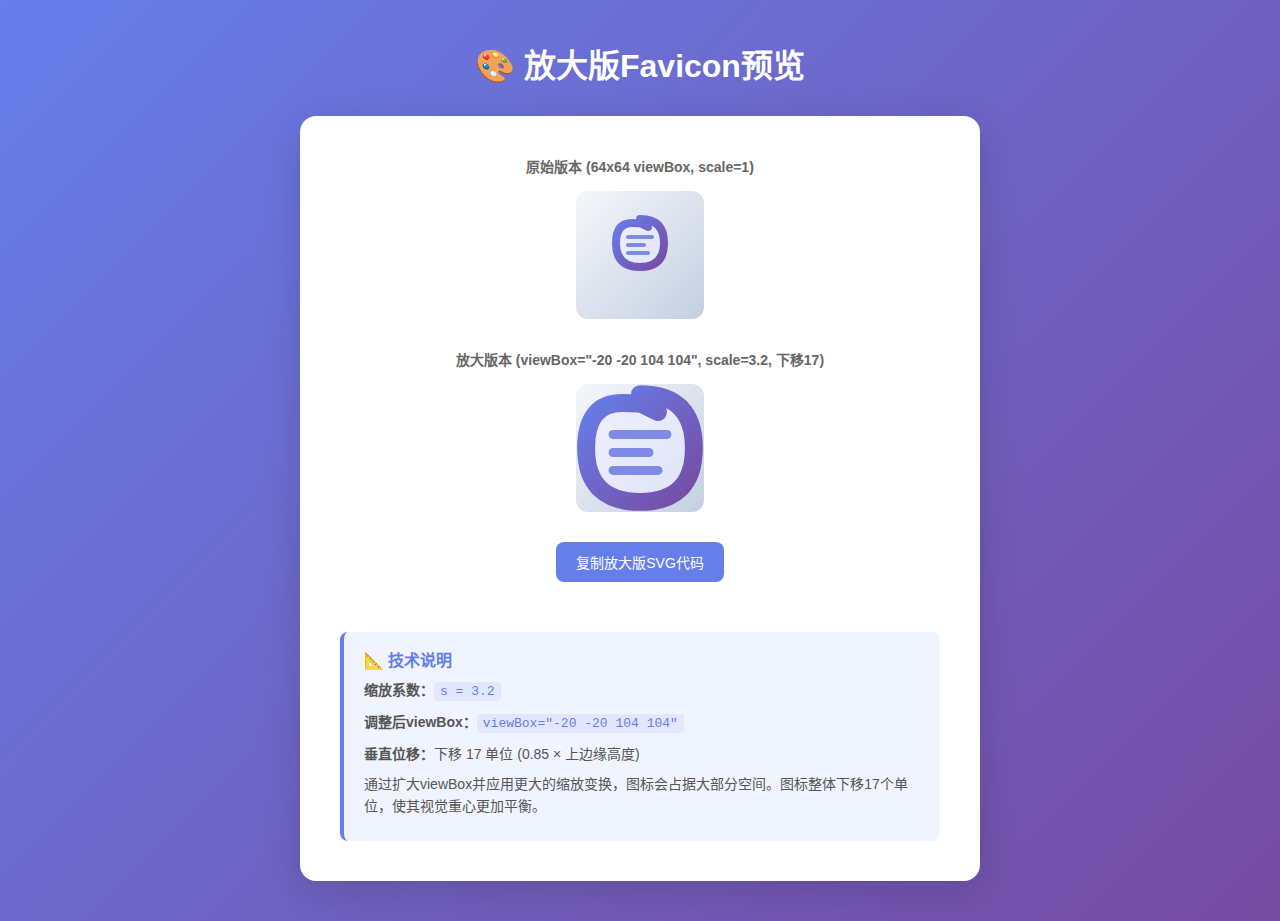
<file: favicon_designs/favicon_enlarged_preview.html>
<!DOCTYPE html>
<html lang="zh-CN">
<head>
    <meta charset="UTF-8">
    <meta name="viewport" content="width=device-width, initial-scale=1.0">
    <title>放大版Favicon预览</title>
    <style>
        * {
            margin: 0;
            padding: 0;
            box-sizing: border-box;
        }

        body {
            font-family: -apple-system, BlinkMacSystemFont, 'Segoe UI', Roboto, sans-serif;
            background: linear-gradient(135deg, #667eea 0%, #764ba2 100%);
            min-height: 100vh;
            padding: 40px 20px;
            display: flex;
            flex-direction: column;
            align-items: center;
            justify-content: center;
        }

        h1 {
            color: white;
            margin-bottom: 30px;
            text-align: center;
        }

        .preview-container {
            background: white;
            border-radius: 16px;
            padding: 40px;
            box-shadow: 0 10px 40px rgba(0,0,0,0.15);
            display: flex;
            flex-direction: column;
            gap: 30px;
            align-items: center;
        }

        .preview-item {
            display: flex;
            flex-direction: column;
            align-items: center;
            gap: 15px;
        }

        .preview-label {
            font-size: 14px;
            color: #666;
            font-weight: 600;
        }

        .icon-display {
            background: linear-gradient(135deg, #f5f7fa 0%, #c3cfe2 100%);
            border-radius: 12px;
            padding: 0;
            display: flex;
            align-items: center;
            justify-content: center;
        }

        .copy-btn {
            background: #667eea;
            color: white;
            border: none;
            padding: 10px 20px;
            border-radius: 8px;
            cursor: pointer;
            font-size: 14px;
            font-weight: 500;
            transition: all 0.2s;
        }

        .copy-btn:hover {
            background: #764ba2;
        }

        .copy-btn.copied {
            background: #10a37f;
        }

        .info-box {
            background: #f0f4ff;
            border-left: 4px solid #667eea;
            padding: 15px 20px;
            border-radius: 8px;
            margin-top: 20px;
            max-width: 600px;
        }

        .info-box h3 {
            color: #667eea;
            margin-bottom: 8px;
            font-size: 16px;
        }

        .info-box p {
            color: #555;
            font-size: 14px;
            line-height: 1.6;
            margin-bottom: 8px;
        }

        code {
            background: rgba(102, 126, 234, 0.1);
            padding: 2px 6px;
            border-radius: 4px;
            font-family: 'Monaco', 'Courier New', monospace;
            font-size: 13px;
            color: #667eea;
        }
    </style>
</head>
<body>
    <h1>🎨 放大版Favicon预览</h1>

    <div class="preview-container">
        <div class="preview-item">
            <div class="preview-label">原始版本 (64x64 viewBox, scale=1)</div>
            <div class="icon-display">
                <svg xmlns="http://www.w3.org/2000/svg" viewBox="0 0 64 64" width="128" height="128">
                    <defs>
                        <linearGradient id="spiralGrad1" x1="0%" y1="0%" x2="100%" y2="100%">
                            <stop offset="0%" stop-color="#667eea"/>
                            <stop offset="100%" stop-color="#764ba2"/>
                        </linearGradient>
                        <linearGradient id="innerFill1" x1="0%" y1="0%" x2="100%" y2="100%">
                            <stop offset="0%" stop-color="#eef0ff" stop-opacity="0.95"/>
                            <stop offset="100%" stop-color="#e5e7f9" stop-opacity="0.8"/>
                        </linearGradient>
                    </defs>
                    <path d="M 32 14 Q 44 14 44 26 Q 44 38 32 38 Q 20 38 20 26 Q 20 16 28 16 Q 36 16 36 18 Q 36 18 32 16 Z"
                          fill="url(#innerFill1)" opacity="0.95"/>
                    <path d="M 32 14 Q 44 14 44 26 Q 44 38 32 38 Q 20 38 20 26 Q 20 16 28 16 Q 36 16 36 18 Q 36 18 32 16"
                          fill="none" stroke="url(#spiralGrad1)" stroke-width="4" stroke-linecap="round" stroke-linejoin="round"/>
                    <line x1="26" y1="23" x2="38" y2="23" stroke="#7a85e4" stroke-width="2" stroke-linecap="round" opacity="0.95"/>
                    <line x1="26" y1="27" x2="34" y2="27" stroke="#7a85e4" stroke-width="2" stroke-linecap="round" opacity="0.95"/>
                    <line x1="26" y1="31" x2="36" y2="31" stroke="#7a85e4" stroke-width="2" stroke-linecap="round" opacity="0.95"/>
                </svg>
            </div>
        </div>

        <div class="preview-item">
            <div class="preview-label">放大版本 (viewBox="-20 -20 104 104", scale=3.2, 下移17)</div>
            <div class="icon-display">
                <svg xmlns="http://www.w3.org/2000/svg" viewBox="0 0 112 112" width="128" height="128">
                <defs>
                    <linearGradient id="spiralGrad2" x1="0%" y1="0%" x2="100%" y2="100%">
                    <stop offset="0%" stop-color="#667eea"/>
                    <stop offset="100%" stop-color="#764ba2"/>
                    </linearGradient>
                    <linearGradient id="innerFill2" x1="0%" y1="0%" x2="100%" y2="100%">
                    <stop offset="0%" stop-color="#eef0ff" stop-opacity="0.95"/>
                    <stop offset="100%" stop-color="#e5e7f9" stop-opacity="0.8"/>
                    </linearGradient>
                </defs>

                <!-- 先平移到[0,0]，再整体留下 m=1 的边距，并按比例缩放到(112-2m) -->
                <!-- m = 1px,  缩放系数 k = (112-2m)/112 = 110/112 = 0.982142857 -->
                <g transform="translate(1,1) scale(0.982142857) translate(24,31)">
                    <g transform="translate(32,49) scale(4) translate(-32,-32)">
                    <path d="M 32 14 Q 44 14 44 26 Q 44 38 32 38 Q 20 38 20 26 Q 20 16 28 16 Q 36 16 36 18 Q 36 18 32 16 Z"
                            fill="url(#innerFill2)" opacity="0.95"/>
                    <path d="M 32 14 Q 44 14 44 26 Q 44 38 32 38 Q 20 38 20 26 Q 20 16 28 16 Q 36 16 36 18 Q 36 18 32 16"
                            fill="none" stroke="url(#spiralGrad2)" stroke-width="4" stroke-linecap="round" stroke-linejoin="round"/>
                    <line x1="26" y1="23" x2="38" y2="23" stroke="#7a85e4" stroke-width="2" stroke-linecap="round" opacity="0.95"/>
                    <line x1="26" y1="27" x2="34" y2="27" stroke="#7a85e4" stroke-width="2" stroke-linecap="round" opacity="0.95"/>
                    <line x1="26" y1="31" x2="36" y2="31" stroke="#7a85e4" stroke-width="2" stroke-linecap="round" opacity="0.95"/>
                    </g>
                </g>
                </svg>

            </div>
        </div>

        <button class="copy-btn" onclick="copySVG()">复制放大版SVG代码</button>

        <div class="info-box">
            <h3>📐 技术说明</h3>
            <p><strong>缩放系数：</strong><code>s = 3.2</code></p>
            <p><strong>调整后viewBox：</strong><code>viewBox="-20 -20 104 104"</code></p>
            <p><strong>垂直位移：</strong>下移 17 单位 (0.85 × 上边缘高度)</p>
            <p>通过扩大viewBox并应用更大的缩放变换，图标会占据大部分空间。图标整体下移17个单位，使其视觉重心更加平衡。</p>
        </div>
    </div>

    <script>
        function copySVG() {
            const svgCode = `<svg xmlns="http://www.w3.org/2000/svg" viewBox="-20 -20 104 104">
  <defs>
    <linearGradient id="spiralGrad" x1="0%" y1="0%" x2="100%" y2="100%">
      <stop offset="0%" stop-color="#667eea"/>
      <stop offset="100%" stop-color="#764ba2"/>
    </linearGradient>
    <linearGradient id="innerFill" x1="0%" y1="0%" x2="100%" y2="100%">
      <stop offset="0%" stop-color="#eef0ff" stop-opacity="0.95"/>
      <stop offset="100%" stop-color="#e5e7f9" stop-opacity="0.8"/>
    </linearGradient>
  </defs>
  <g transform="translate(32,49) scale(3.2) translate(-32,-32)">
    <path d="M 32 14 Q 44 14 44 26 Q 44 38 32 38 Q 20 38 20 26 Q 20 16 28 16 Q 36 16 36 18 Q 36 18 32 16 Z"
          fill="url(#innerFill)" opacity="0.95"/>
    <path d="M 32 14 Q 44 14 44 26 Q 44 38 32 38 Q 20 38 20 26 Q 20 16 28 16 Q 36 16 36 18 Q 36 18 32 16"
          fill="none" stroke="url(#spiralGrad)" stroke-width="4" stroke-linecap="round" stroke-linejoin="round"/>
    <line x1="26" y1="23" x2="38" y2="23" stroke="#7a85e4" stroke-width="2" stroke-linecap="round" opacity="0.95"/>
    <line x1="26" y1="27" x2="34" y2="27" stroke="#7a85e4" stroke-width="2" stroke-linecap="round" opacity="0.95"/>
    <line x1="26" y1="31" x2="36" y2="31" stroke="#7a85e4" stroke-width="2" stroke-linecap="round" opacity="0.95"/>
  </g>
</svg>`;

            navigator.clipboard.writeText(svgCode).then(() => {
                const btn = event.target;
                const originalText = btn.textContent;
                btn.textContent = '已复制 ✓';
                btn.classList.add('copied');
                setTimeout(() => {
                    btn.textContent = originalText;
                    btn.classList.remove('copied');
                }, 2000);
            }).catch(() => {
                alert('复制失败，请手动复制');
            });
        }
    </script>
</body>
</html>
</file>
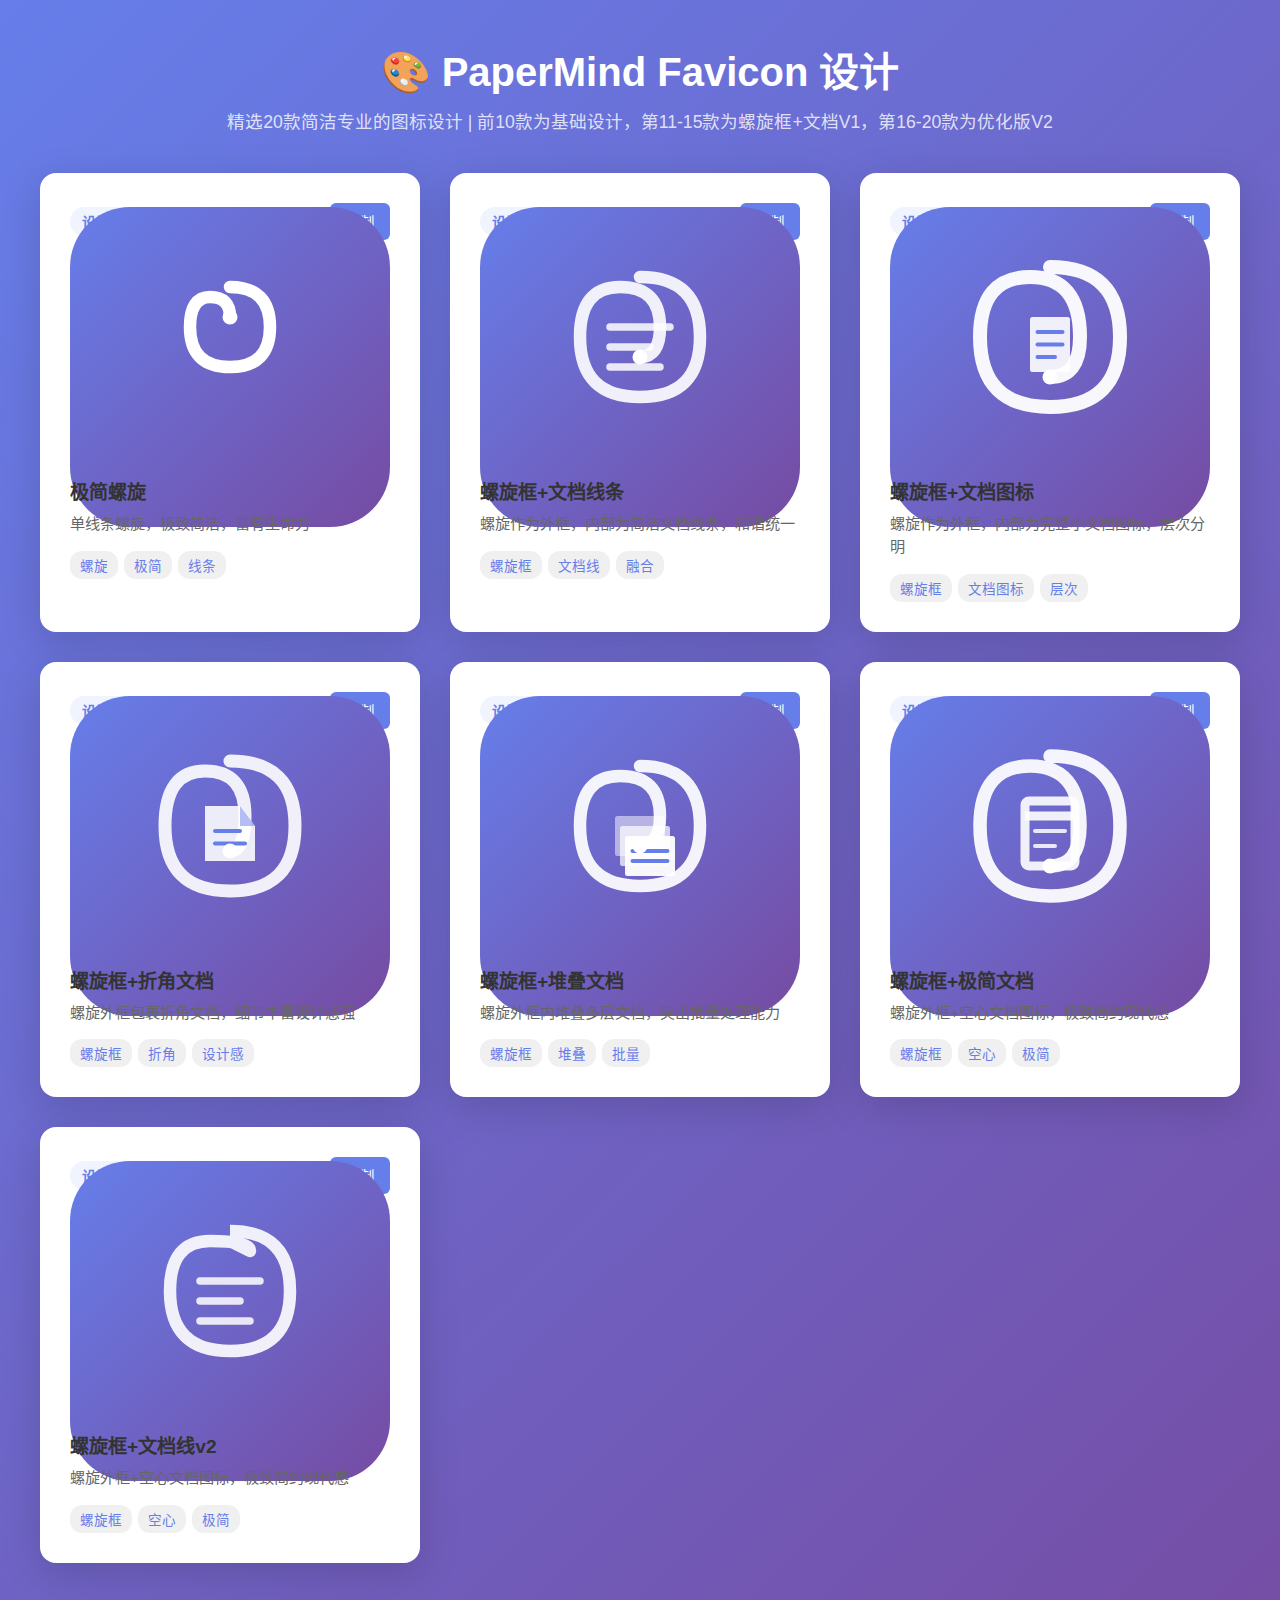
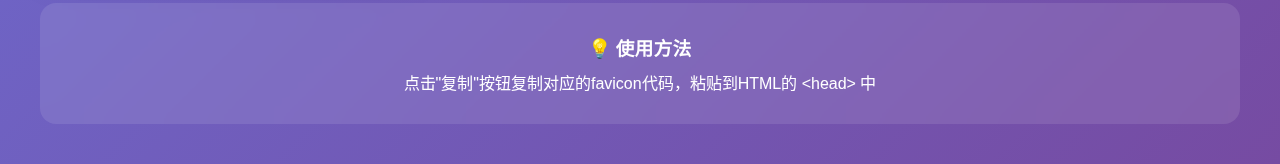
<file: favicon_designs/preview.html>
<!DOCTYPE html>
<html lang="zh-CN">
<head>
    <meta charset="UTF-8">
    <meta name="viewport" content="width=device-width, initial-scale=1.0">
    <title>PaperMind Favicon 设计预览</title>
    <style>
        * {
            margin: 0;
            padding: 0;
            box-sizing: border-box;
        }

        body {
            font-family: -apple-system, BlinkMacSystemFont, 'Segoe UI', Roboto, sans-serif;
            background: linear-gradient(135deg, #667eea 0%, #764ba2 100%);
            min-height: 100vh;
            padding: 40px 20px;
        }

        .container {
            max-width: 1200px;
            margin: 0 auto;
        }

        h1 {
            text-align: center;
            color: white;
            margin-bottom: 10px;
            font-size: 2.5em;
        }

        .subtitle {
            text-align: center;
            color: rgba(255,255,255,0.8);
            margin-bottom: 40px;
            font-size: 1.1em;
        }

        .grid {
            display: grid;
            grid-template-columns: repeat(auto-fit, minmax(300px, 1fr));
            gap: 30px;
            margin-bottom: 40px;
        }

        .card {
            background: white;
            border-radius: 16px;
            padding: 30px;
            box-shadow: 0 10px 40px rgba(0,0,0,0.15);
            transition: all 0.3s ease;
        }

        .card:hover {
            transform: translateY(-8px);
            box-shadow: 0 20px 60px rgba(0,0,0,0.25);
        }

        .card-header {
            display: flex;
            align-items: center;
            justify-content: space-between;
            margin-bottom: 20px;
            border-bottom: 2px solid #f0f0f0;
            padding-bottom: 15px;
        }

        .design-number {
            font-size: 0.9em;
            color: #667eea;
            font-weight: 600;
            background: #f0f4ff;
            padding: 4px 12px;
            border-radius: 20px;
        }

        .copy-btn {
            background: #667eea;
            color: white;
            border: none;
            padding: 8px 16px;
            border-radius: 6px;
            cursor: pointer;
            font-size: 0.9em;
            font-weight: 500;
            transition: all 0.2s;
        }

        .copy-btn:hover {
            background: #764ba2;
        }

        .copy-btn.copied {
            background: #10a37f;
        }

        .preview-area {
            display: flex;
            justify-content: center;
            align-items: center;
            height: 180px;
            background: linear-gradient(135deg, #667eea15 0%, #764ba215 100%);
            border-radius: 12px;
            margin-bottom: 20px;
        }

        .design-name {
            font-size: 1.2em;
            font-weight: 600;
            color: #333;
            margin-bottom: 8px;
        }

        .design-description {
            font-size: 0.95em;
            color: #666;
            line-height: 1.5;
            margin-bottom: 15px;
        }

        .design-elements {
            display: flex;
            flex-wrap: wrap;
            gap: 6px;
        }

        .element-tag {
            background: #f0f0f0;
            color: #667eea;
            padding: 4px 10px;
            border-radius: 12px;
            font-size: 0.85em;
            font-weight: 500;
        }

        .footer {
            background: rgba(255,255,255,0.1);
            border-radius: 16px;
            padding: 30px;
            color: white;
            text-align: center;
            backdrop-filter: blur(10px);
        }

        .footer h3 {
            margin-bottom: 10px;
        }
    </style>
</head>
<body>
    <div class="container">
        <h1>🎨 PaperMind Favicon 设计</h1>
        <p class="subtitle">精选20款简洁专业的图标设计 | 前10款为基础设计，第11-15款为螺旋框+文档V1，第16-20款为优化版V2</p>

        <div class="grid" id="designGrid"></div>

        <div class="footer">
            <h3>💡 使用方法</h3>
            <p>点击"复制"按钮复制对应的favicon代码，粘贴到HTML的 &lt;head&gt; 中</p>
        </div>
    </div>

    <script>
        const designs = [
            {
                name: "极简螺旋",
                description: "单线条螺旋，极致简洁，富有生命力",
                elements: ["螺旋", "极简", "线条"],
                svg: '<svg xmlns="http://www.w3.org/2000/svg" viewBox="0 0 64 64"><defs><linearGradient id="grad10" x1="0%" y1="0%" x2="100%" y2="100%"><stop offset="0%" stop-color="#667eea"/><stop offset="100%" stop-color="#764ba2"/></linearGradient></defs><rect width="64" height="64" rx="12" fill="url(#grad10)"/><path d="M 32 16 Q 40 16 40 24 Q 40 32 32 32 Q 24 32 24 24 Q 24 18 28 18 Q 32 18 32 22" fill="none" stroke="white" stroke-width="2.5" stroke-linecap="round" stroke-linejoin="round"/><circle cx="32" cy="22" r="1.5" fill="white"/></svg>'
            },
            {
                name: "螺旋框+文档线条",
                description: "螺旋作为外框，内部为简洁文档线条，和谐统一",
                elements: ["螺旋框", "文档线", "融合"],
                svg: '<svg xmlns="http://www.w3.org/2000/svg" viewBox="0 0 64 64"><defs><linearGradient id="grad11" x1="0%" y1="0%" x2="100%" y2="100%"><stop offset="0%" stop-color="#667eea"/><stop offset="100%" stop-color="#764ba2"/></linearGradient></defs><rect width="64" height="64" rx="12" fill="url(#grad11)"/><path d="M 32 14 Q 44 14 44 26 Q 44 38 32 38 Q 20 38 20 26 Q 20 16 28 16 Q 36 16 36 24 Q 36 30 32 30" fill="none" stroke="white" stroke-width="2.5" stroke-linecap="round" stroke-linejoin="round" opacity="0.9"/><line x1="26" y1="24" x2="38" y2="24" stroke="white" stroke-width="1.5" stroke-linecap="round" opacity="0.85"/><line x1="26" y1="28" x2="34" y2="28" stroke="white" stroke-width="1.5" stroke-linecap="round" opacity="0.85"/><line x1="26" y1="32" x2="36" y2="32" stroke="white" stroke-width="1.5" stroke-linecap="round" opacity="0.85"/><circle cx="32" cy="30" r="1.5" fill="white"/></svg>'
            },
            {
                name: "螺旋框+文档图标",
                description: "螺旋作为外框，内部为完整小文档图标，层次分明",
                elements: ["螺旋框", "文档图标", "层次"],
                svg: '<svg xmlns="http://www.w3.org/2000/svg" viewBox="0 0 64 64"><defs><linearGradient id="grad12" x1="0%" y1="0%" x2="100%" y2="100%"><stop offset="0%" stop-color="#667eea"/><stop offset="100%" stop-color="#764ba2"/></linearGradient></defs><rect width="64" height="64" rx="12" fill="url(#grad12)"/><path d="M 32 12 Q 46 12 46 26 Q 46 40 32 40 Q 18 40 18 26 Q 18 14 28 14 Q 38 14 38 26 Q 38 34 32 34" fill="none" stroke="white" stroke-width="2.8" stroke-linecap="round" stroke-linejoin="round" opacity="0.95"/><rect x="28" y="22" width="8" height="11" rx="0.5" fill="white" opacity="0.9"/><line x1="29.5" y1="25" x2="34.5" y2="25" stroke="#667eea" stroke-width="0.8" stroke-linecap="round"/><line x1="29.5" y1="27.5" x2="34.5" y2="27.5" stroke="#667eea" stroke-width="0.8" stroke-linecap="round"/><line x1="29.5" y1="30" x2="33" y2="30" stroke="#667eea" stroke-width="0.8" stroke-linecap="round"/><circle cx="32" cy="34" r="1.5" fill="white"/></svg>'
            },
            {
                name: "螺旋框+折角文档",
                description: "螺旋外框包裹折角文档，细节丰富设计感强",
                elements: ["螺旋框", "折角", "设计感"],
                svg: '<svg xmlns="http://www.w3.org/2000/svg" viewBox="0 0 64 64"><defs><linearGradient id="grad13" x1="0%" y1="0%" x2="100%" y2="100%"><stop offset="0%" stop-color="#667eea"/><stop offset="100%" stop-color="#764ba2"/></linearGradient></defs><rect width="64" height="64" rx="12" fill="url(#grad13)"/><path d="M 32 13 Q 45 13 45 26 Q 45 39 32 39 Q 19 39 19 26 Q 19 15 27 15 Q 35 15 35 24 Q 35 31 32 31" fill="none" stroke="white" stroke-width="2.6" stroke-linecap="round" stroke-linejoin="round" opacity="0.9"/><path d="M 27 22 L 27 33 L 37 33 L 37 26 L 34 22 Z" fill="white" opacity="0.88"/><path d="M 34 22 L 34 26 L 37 26 Z" fill="#667eea" opacity="0.5"/><line x1="29" y1="27" x2="34" y2="27" stroke="#667eea" stroke-width="0.8" stroke-linecap="round"/><line x1="29" y1="29.5" x2="35" y2="29.5" stroke="#667eea" stroke-width="0.8" stroke-linecap="round"/><circle cx="32" cy="31" r="1.5" fill="white"/></svg>'
            },
            {
                name: "螺旋框+堆叠文档",
                description: "螺旋外框内堆叠多层文档，突出批量处理能力",
                elements: ["螺旋框", "堆叠", "批量"],
                svg: '<svg xmlns="http://www.w3.org/2000/svg" viewBox="0 0 64 64"><defs><linearGradient id="grad14" x1="0%" y1="0%" x2="100%" y2="100%"><stop offset="0%" stop-color="#667eea"/><stop offset="100%" stop-color="#764ba2"/></linearGradient></defs><rect width="64" height="64" rx="12" fill="url(#grad14)"/><path d="M 32 14 Q 44 14 44 26 Q 44 38 32 38 Q 20 38 20 26 Q 20 16 28 16 Q 36 16 36 24 Q 36 30 32 30" fill="none" stroke="white" stroke-width="2.5" stroke-linecap="round" stroke-linejoin="round" opacity="0.92"/><rect x="27" y="24" width="10" height="8" rx="0.5" fill="white" opacity="0.5"/><rect x="28" y="26" width="10" height="8" rx="0.5" fill="white" opacity="0.7"/><rect x="29" y="28" width="10" height="8" rx="0.5" fill="white" opacity="0.95"/><line x1="30.5" y1="31" x2="37.5" y2="31" stroke="#667eea" stroke-width="0.8" stroke-linecap="round"/><line x1="30.5" y1="33" x2="37.5" y2="33" stroke="#667eea" stroke-width="0.8" stroke-linecap="round"/><circle cx="32" cy="30" r="1.5" fill="white"/></svg>'
            },
            {
                name: "螺旋框+极简文档",
                description: "螺旋外框+空心文档图标，极致简约现代感",
                elements: ["螺旋框", "空心", "极简"],
                svg: '<svg xmlns="http://www.w3.org/2000/svg" viewBox="0 0 64 64"><defs><linearGradient id="grad15" x1="0%" y1="0%" x2="100%" y2="100%"><stop offset="0%" stop-color="#667eea"/><stop offset="100%" stop-color="#764ba2"/></linearGradient></defs><rect width="64" height="64" rx="12" fill="url(#grad15)"/><path d="M 32 12 Q 46 12 46 26 Q 46 40 32 40 Q 18 40 18 26 Q 18 14 28 14 Q 38 14 38 26 Q 38 34 32 34" fill="none" stroke="white" stroke-width="2.7" stroke-linecap="round" stroke-linejoin="round" opacity="0.93"/><rect x="27" y="21" width="10" height="13" rx="0.8" fill="none" stroke="white" stroke-width="1.8" opacity="0.9"/><line x1="27" y1="24" x2="37" y2="24" stroke="white" stroke-width="1.8" opacity="0.9"/><line x1="29" y1="27" x2="35" y2="27" stroke="white" stroke-width="0.8" stroke-linecap="round" opacity="0.85"/><line x1="29" y1="30" x2="33" y2="30" stroke="white" stroke-width="0.8" stroke-linecap="round" opacity="0.85"/><circle cx="32" cy="34" r="1.5" fill="white"/></svg>'
            },
            {
                name: "螺旋框+文档线v2",
                description: "螺旋外框+空心文档图标，极致简约现代感",
                elements: ["螺旋框", "空心", "极简"],
                svg: `<svg xmlns="http://www.w3.org/2000/svg" viewBox="0 0 64 64">
                <defs>
                    <linearGradient id="grad11" x1="0%" y1="0%" x2="100%" y2="100%">
                    <stop offset="0%" stop-color="#667eea"/>
                    <stop offset="100%" stop-color="#764ba2"/>
                    </linearGradient>
                </defs>
                <rect width="64" height="64" rx="12" fill="url(#grad11)"/>
                <path d="M 32 14
                        Q 44 14 44 26
                        Q 44 38 32 38
                        Q 20 38 20 26
                        Q 20 16 28 16
                        Q 36 16 36 18
                        Q 36 18 32 16"
                        fill="none"
                        stroke="white"
                        stroke-width="2.5"
                        stroke-linecap="butt"
                        stroke-linejoin="round"
                        opacity="0.9"/>
                <line x1="26" y1="24" x2="38" y2="24" stroke="white" stroke-width="1.5" stroke-linecap="round" opacity="0.85"/>
                <line x1="26" y1="28" x2="34" y2="28" stroke="white" stroke-width="1.5" stroke-linecap="round" opacity="0.85"/>
                <line x1="26" y1="32" x2="36" y2="32" stroke="white" stroke-width="1.5" stroke-linecap="round" opacity="0.85"/>
                </svg>`
            }


        ];

        function copyToClipboard(button, index) {
            const design = designs[index];
            const encoded = btoa(unescape(encodeURIComponent(design.svg)));
            const dataUri = `data:image/svg+xml;base64,${encoded}`;
            const htmlCode = `<link rel="icon" href="${dataUri}">`;

            navigator.clipboard.writeText(htmlCode).then(() => {
                button.textContent = '已复制 ✓';
                button.classList.add('copied');
                setTimeout(() => {
                    button.textContent = '复制';
                    button.classList.remove('copied');
                }, 2000);
            }).catch(() => {
                alert('复制失败');
            });
        }

        function renderDesigns() {
            const grid = document.getElementById('designGrid');

            designs.forEach((design, i) => {
                const card = document.createElement('div');
                card.className = 'card';

                const elementsHtml = design.elements.map(el =>
                    `<span class="element-tag">${el}</span>`
                ).join('');

                card.innerHTML = `
                    <div class="card-header">
                        <span class="design-number">设计 ${String(i+1).padStart(2, '0')}</span>
                        <button class="copy-btn" onclick="copyToClipboard(this, ${i})">复制</button>
                    </div>
                    <div class="preview-area">
                        ${design.svg}
                    </div>
                    <div class="design-name">${design.name}</div>
                    <div class="design-description">${design.description}</div>
                    <div class="design-elements">${elementsHtml}</div>
                `;

                grid.appendChild(card);
            });
        }

        renderDesigns();
    </script>
</body>
</html>
</file>
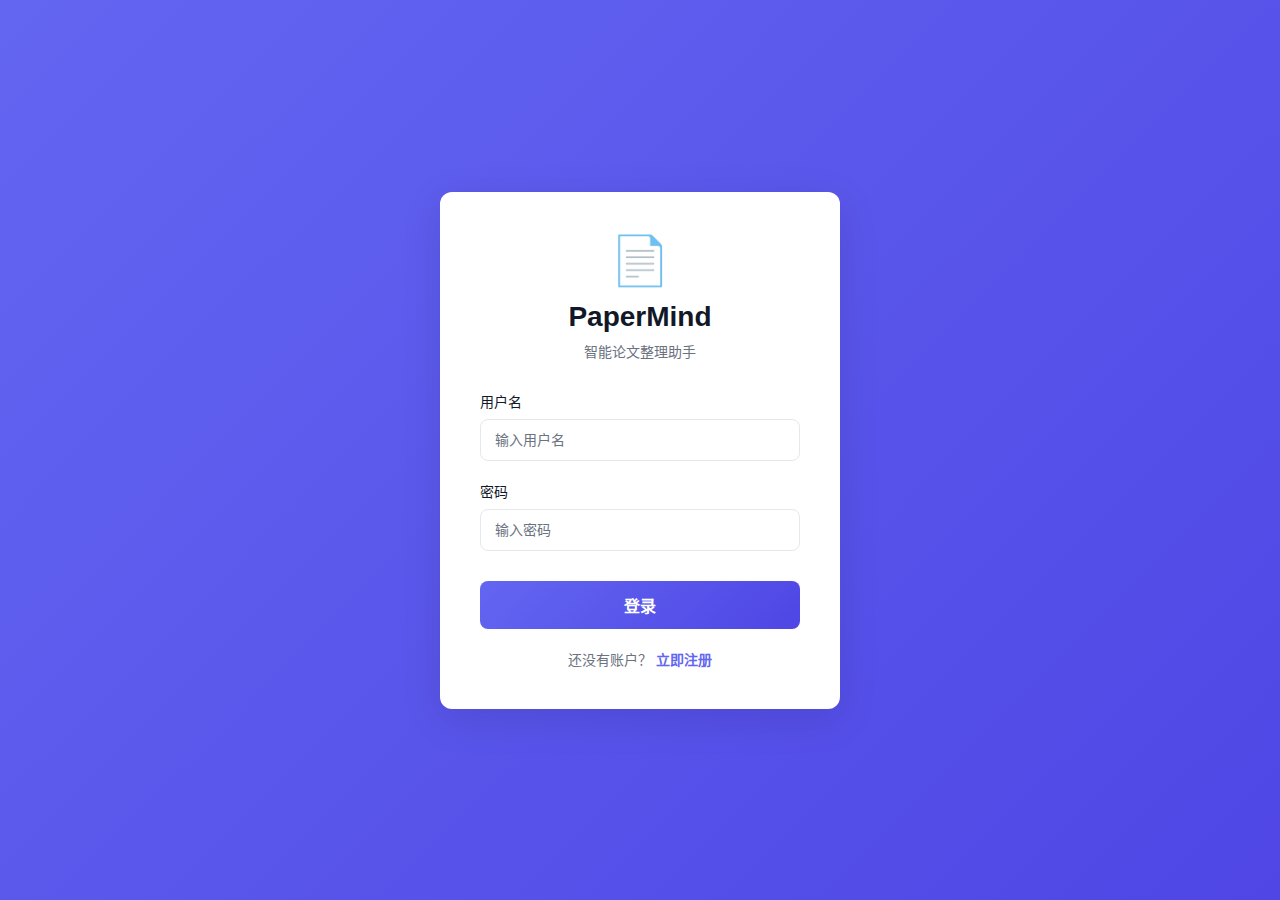
<file: web/login.html>
<!DOCTYPE html>
<html lang="zh-CN">
<head>
    <meta charset="UTF-8">
    <meta name="viewport" content="width=device-width, initial-scale=1.0">
    <title>登录 - PaperMind</title>
    <link rel="stylesheet" href="style.css">
    <link rel="icon" href="data:image/svg+xml,<svg xmlns='http://www.w3.org/2000/svg' viewBox='0 0 32 32'><defs><linearGradient id='grad' x1='0%' y1='0%' x2='100%' y2='100%'><stop offset='0%' style='stop-color:%236366f1;stop-opacity:1' /><stop offset='100%' style='stop-color:%238b5cf6;stop-opacity:1' /></linearGradient></defs><rect width='32' height='32' rx='8' fill='url(%23grad)'/><path d='M7 5c-1.1 0-2 .9-2 2v18c0 1.1.9 2 2 2h18c1.1 0 2-.9 2-2V7c0-1.1-.9-2-2-2H7zm2 3h14v2H9V8zm0 4h14v2H9v-2zm0 4h10v2H9v-2z' fill='white' opacity='0.95'/><path d='M24 9c0-.55.45-1 1-1s1 .45 1 1-0.45 1-1 1-1-.45-1-1z' fill='%23fbbf24' opacity='0.9'/></svg>">
    <style>
        .login-container {
            display: flex;
            justify-content: center;
            align-items: center;
            min-height: 100vh;
            background: linear-gradient(135deg, var(--primary-color), var(--primary-dark));
        }

        .login-box {
            background: white;
            border-radius: 12px;
            padding: 40px;
            width: 100%;
            max-width: 400px;
            box-shadow: 0 10px 40px rgba(0, 0, 0, 0.1);
        }

        .login-header {
            text-align: center;
            margin-bottom: 30px;
        }

        .login-header h1 {
            font-size: 28px;
            color: var(--text-primary);
            margin-bottom: 8px;
        }

        .login-header p {
            color: var(--text-secondary);
            font-size: 14px;
        }

        .form-group {
            margin-bottom: 20px;
        }

        .form-group label {
            display: block;
            margin-bottom: 8px;
            color: var(--text-primary);
            font-weight: 500;
            font-size: 14px;
        }

        .form-group input {
            width: 100%;
            padding: 12px 14px;
            border: 1px solid var(--border-color);
            border-radius: 8px;
            font-size: 14px;
            transition: all 0.3s;
            font-family: inherit;
        }

        .form-group input:focus {
            outline: none;
            border-color: var(--primary-color);
            box-shadow: 0 0 0 3px rgba(102, 126, 234, 0.1);
        }

        .form-group input::placeholder {
            color: var(--text-secondary);
        }

        .submit-btn {
            width: 100%;
            padding: 12px 14px;
            background: linear-gradient(135deg, var(--primary-color), var(--primary-dark));
            color: white;
            border: none;
            border-radius: 8px;
            font-size: 16px;
            font-weight: 600;
            cursor: pointer;
            transition: all 0.3s;
            margin-top: 10px;
        }

        .submit-btn:hover {
            transform: translateY(-2px);
            box-shadow: 0 4px 12px rgba(102, 126, 234, 0.3);
        }

        .submit-btn:disabled {
            opacity: 0.6;
            cursor: not-allowed;
            transform: none;
        }

        .toggle-form {
            text-align: center;
            margin-top: 20px;
            color: var(--text-secondary);
            font-size: 14px;
        }

        .toggle-form a {
            color: var(--primary-color);
            text-decoration: none;
            cursor: pointer;
            font-weight: 600;
        }

        .toggle-form a:hover {
            text-decoration: underline;
        }

        .error-message {
            color: #f44336;
            font-size: 13px;
            margin-top: 8px;
            padding: 10px;
            background: #ffebee;
            border-radius: 6px;
            display: none;
        }

        .error-message.show {
            display: block;
        }

        .success-message {
            color: #10a37f;
            font-size: 13px;
            margin-top: 8px;
            padding: 10px;
            background: #eafff5;
            border-radius: 6px;
            display: none;
        }

        .success-message.show {
            display: block;
        }

        .loading {
            display: inline-block;
            width: 16px;
            height: 16px;
            border: 2px solid rgba(255, 255, 255, 0.3);
            border-top-color: white;
            border-radius: 50%;
            animation: spin 0.6s linear infinite;
        }

        @keyframes spin {
            to { transform: rotate(360deg); }
        }

        .hidden {
            display: none;
        }
    </style>
</head>
<body>
    <div class="login-container">
        <div class="login-box">
            <div class="login-header">
                <div style="font-size: 48px; margin-bottom: 12px;">📄</div>
                <h1>PaperMind</h1>
                <p>智能论文整理助手</p>
            </div>

            <!-- 登录表单 -->
            <form id="loginForm">
                <div class="form-group">
                    <label for="loginUsername">用户名</label>
                    <input type="text" id="loginUsername" placeholder="输入用户名" required>
                </div>
                <div class="form-group">
                    <label for="loginPassword">密码</label>
                    <input type="password" id="loginPassword" placeholder="输入密码" required>
                </div>
                <button type="submit" class="submit-btn" id="loginBtn">登录</button>
                <div class="error-message" id="loginError"></div>
            </form>

            <!-- 注册表单 -->
            <form id="registerForm" class="hidden">
                <div class="form-group">
                    <label for="registerUsername">用户名</label>
                    <input type="text" id="registerUsername" placeholder="3-20位字母数字" required>
                    <small style="color: var(--text-secondary); font-size: 12px; margin-top: 4px; display: block;">3-20位，只能包含字母和数字</small>
                </div>
                <div class="form-group">
                    <label for="registerPassword">密码</label>
                    <input type="password" id="registerPassword" placeholder="至少6位" required>
                    <small style="color: var(--text-secondary); font-size: 12px; margin-top: 4px; display: block;">至少6位</small>
                </div>
                <div class="form-group">
                    <label for="registerPasswordConfirm">确认密码</label>
                    <input type="password" id="registerPasswordConfirm" placeholder="再次输入密码" required>
                </div>
                <button type="submit" class="submit-btn" id="registerBtn">注册</button>
                <div class="error-message" id="registerError"></div>
                <div class="success-message" id="registerSuccess"></div>
            </form>

            <div class="toggle-form">
                <span id="toggleText">还没有账户？</span>
                <a id="toggleLink">立即注册</a>
            </div>
        </div>
    </div>

    <script src="login.js"></script>
</body>
</html>
</file>
<file: web/style.css>
/* 全局样式 */
* {
    margin: 0;
    padding: 0;
    box-sizing: border-box;
}

:root {
    --primary-color: #6366f1;
    --primary-dark: #4f46e5;
    --primary-light: #818cf8;
    --accent-color: #8b5cf6;
    --bg-main: #fafafa;
    --bg-secondary: #f5f5f7;
    --bg-sidebar: #1f2937;
    --text-primary: #111827;
    --text-secondary: #6b7280;
    --text-light: #f9fafb;
    --border-color: #e5e7eb;
    --message-user-bg: #f3f4f6;
    --message-ai-bg: #ffffff;
    --shadow-sm: 0 1px 2px 0 rgba(0, 0, 0, 0.05);
    --shadow-md: 0 4px 6px -1px rgba(0, 0, 0, 0.1);
    --shadow-lg: 0 10px 15px -3px rgba(0, 0, 0, 0.1);
}

body {
    font-family: -apple-system, BlinkMacSystemFont, "Segoe UI", Roboto, "Helvetica Neue", Arial, sans-serif;
    background: var(--bg-main);
    color: var(--text-primary);
    height: 100vh;
    overflow: hidden;
}

.chat-container {
    display: flex;
    height: 100vh;
}

/* Sidebar */
.sidebar {
    width: 280px;
    background: var(--bg-sidebar);
    display: flex;
    flex-direction: column;
    border-right: 1px solid rgba(255, 255, 255, 0.05);
    box-shadow: var(--shadow-lg);
}

.sidebar-header {
    padding: 12px;
}

.new-chat-btn {
    width: 100%;
    padding: 12px 16px;
    background: linear-gradient(135deg, var(--primary-color), var(--accent-color));
    border: none;
    border-radius: 10px;
    color: white;
    font-size: 14px;
    font-weight: 600;
    cursor: pointer;
    display: flex;
    align-items: center;
    justify-content: center;
    gap: 8px;
    transition: all 0.3s cubic-bezier(0.4, 0, 0.2, 1);
    box-shadow: 0 2px 8px rgba(99, 102, 241, 0.3);
}

.new-chat-btn:hover {
    transform: translateY(-2px);
    box-shadow: 0 4px 12px rgba(99, 102, 241, 0.4);
}

.chat-history {
    flex: 1;
    overflow-y: auto;
    padding: 8px;
}

/* Conversation List Item */
.chat-history-item {
    display: flex;
    align-items: center;
    justify-content: space-between;
    padding: 12px;
    margin-bottom: 4px;
    border-radius: 8px;
    color: var(--text-light);
    cursor: pointer;
    transition: all 0.2s;
    position: relative;
}

.chat-history-item-content {
    flex: 1;
    overflow: hidden;
}

.chat-history-item-title {
    font-size: 14px;
    font-weight: 500;
    color: var(--text-light);
    white-space: nowrap;
    overflow: hidden;
    text-overflow: ellipsis;
    margin-bottom: 4px;
}

.chat-history-item-title-input {
    width: 100%;
    padding: 4px 8px;
    font-size: 14px;
    font-weight: 500;
    color: var(--text-primary);
    background: rgba(255, 255, 255, 0.95);
    border: 2px solid var(--primary-color);
    border-radius: 6px;
    outline: none;
    margin-bottom: 4px;
    font-family: inherit;
    transition: all 0.2s ease;
    box-shadow: 0 2px 8px rgba(99, 102, 241, 0.2);
}

.chat-history-item-title-input:focus {
    box-shadow: 0 4px 12px rgba(99, 102, 241, 0.3);
}

.chat-history-item-time {
    font-size: 12px;
    color: rgba(255, 255, 255, 0.5);
}

.chat-history-item-actions {
    display: flex;
    gap: 6px;
    flex-shrink: 0;
    opacity: 0;
    transition: opacity 0.2s ease;
}

.chat-history-item:hover .chat-history-item-actions {
    opacity: 1;
}

.chat-history-item-edit,
.chat-history-item-delete {
    width: 28px;
    height: 28px;
    padding: 0;
    border: none;
    border-radius: 6px;
    cursor: pointer;
    transition: all 0.25s cubic-bezier(0.4, 0, 0.2, 1);
    display: flex;
    align-items: center;
    justify-content: center;
    background: rgba(255, 255, 255, 0.1);
    backdrop-filter: blur(10px);
}

.chat-history-item-edit svg,
.chat-history-item-delete svg {
    transition: all 0.25s cubic-bezier(0.4, 0, 0.2, 1);
}

.chat-history-item-edit {
    color: rgba(99, 102, 241, 0.9);
}

.chat-history-item-edit:hover {
    background: rgba(99, 102, 241, 0.15);
    color: #6366f1;
    transform: translateY(-2px);
    box-shadow: 0 4px 8px rgba(99, 102, 241, 0.2);
}

.chat-history-item-edit:hover svg {
    transform: rotate(-5deg) scale(1.1);
}

.chat-history-item-edit:active {
    transform: translateY(0);
    box-shadow: none;
}

.chat-history-item-delete {
    color: rgba(255, 59, 48, 0.9);
}

.chat-history-item-delete:hover {
    background: rgba(255, 59, 48, 0.15);
    color: #ff3b30;
    transform: translateY(-2px);
    box-shadow: 0 4px 8px rgba(255, 59, 48, 0.25);
}

.chat-history-item-delete:hover svg {
    transform: scale(1.15);
}

.chat-history-item-delete:active {
    transform: translateY(0);
    box-shadow: none;
}

.chat-history-item:hover {
    background: rgba(255, 255, 255, 0.1);
}

.chat-history-item.active {
    background: rgba(255, 255, 255, 0.15);
    border-left: 3px solid var(--primary-color);
}

.chat-history-empty {
    padding: 20px;
    text-align: center;
    color: rgba(255, 255, 255, 0.5);
    font-size: 13px;
}

.sidebar-footer {
    padding: 12px;
    border-top: 1px solid rgba(255, 255, 255, 0.1);
}

.settings-link {
    display: flex;
    align-items: center;
    gap: 8px;
    padding: 10px 12px;
    color: var(--text-light);
    text-decoration: none;
    font-size: 14px;
    border-radius: 8px;
    transition: all 0.3s;
    margin-bottom: 8px;
}

.settings-link:hover {
    background: rgba(255, 255, 255, 0.1);
    color: white;
}

.model-info {
    display: flex;
    align-items: center;
    gap: 8px;
    padding: 8px;
    color: var(--text-light);
    font-size: 13px;
}

/* Main Chat Area */
.main-chat {
    flex: 1;
    display: flex;
    flex-direction: column;
    background: var(--bg-main);
}

.chat-header {
    padding: 16px 24px;
    border-bottom: 1px solid var(--border-color);
    background: white;
    display: flex;
    justify-content: space-between;
    align-items: center;
    box-shadow: var(--shadow-sm);
    position: sticky;
    top: 0;
    z-index: 10;
}

.logo {
    display: flex;
    align-items: center;
    gap: 12px;
}

.logo h1 {
    font-size: 18px;
    font-weight: 600;
    color: var(--text-primary);
}

/* User Section */
.user-section {
    display: flex;
    align-items: center;
    gap: 16px;
    margin-left: auto;
}

.username-display {
    font-size: 14px;
    font-weight: 600;
    color: var(--text-primary);
    padding: 8px 16px;
    background: var(--bg-secondary);
    border-radius: 20px;
    display: flex;
    align-items: center;
    gap: 8px;
    box-shadow: var(--shadow-sm);
}

.username-display::before {
    content: '👤';
    font-size: 16px;
}

.logout-button {
    padding: 8px 20px;
    font-size: 14px;
    font-weight: 600;
    color: white;
    background: linear-gradient(135deg, var(--primary-color), var(--accent-color));
    border: none;
    border-radius: 20px;
    cursor: pointer;
    transition: all 0.3s cubic-bezier(0.4, 0, 0.2, 1);
    box-shadow: var(--shadow-sm);
}

.logout-button:hover {
    transform: translateY(-2px);
    box-shadow: var(--shadow-md);
}

.logout-button:active {
    transform: translateY(0);
    box-shadow: var(--shadow-sm);
}

/* Messages Container */
.messages-container {
    flex: 1;
    overflow-y: auto;
    padding: 20px;
}

/* Welcome Message */
.welcome-message {
    max-width: 700px;
    margin: 60px auto;
    text-align: center;
}

.welcome-icon {
    margin-bottom: 24px;
    display: flex;
    justify-content: center;
}

.welcome-message h2 {
    font-size: 32px;
    font-weight: 600;
    margin-bottom: 12px;
    color: var(--text-primary);
}

.welcome-message p {
    font-size: 16px;
    color: var(--text-secondary);
    margin-bottom: 32px;
}

/* Usage Tips */
.usage-tips {
    display: flex;
    flex-direction: column;
    gap: 16px;
    max-width: 600px;
    margin: 0 auto;
}

.tip-item {
    display: flex;
    align-items: flex-start;
    gap: 16px;
    padding: 20px 24px;
    background: white;
    border: 2px solid var(--border-color);
    border-radius: 14px;
    box-shadow: var(--shadow-sm);
    transition: all 0.3s cubic-bezier(0.4, 0, 0.2, 1);
}

.tip-item:hover {
    border-color: var(--primary-color);
    transform: translateX(4px);
    box-shadow: var(--shadow-md);
}

.tip-item svg {
    flex-shrink: 0;
    color: var(--primary-color);
    margin-top: 2px;
}

.tip-content {
    display: flex;
    flex-direction: column;
    gap: 4px;
    text-align: left;
}

.tip-content strong {
    font-size: 15px;
    font-weight: 600;
    color: var(--text-primary);
    text-align: left;
}

.tip-content span {
    font-size: 13px;
    color: var(--text-secondary);
    line-height: 1.5;
    text-align: left;
}

/* Message Bubbles */
.message {
    margin-bottom: 24px;
    display: flex;
    gap: 16px;
    max-width: 900px;
    margin-left: auto;
    margin-right: auto;
    animation: fadeInUp 0.4s ease-out;
}

@keyframes fadeInUp {
    from {
        opacity: 0;
        transform: translateY(10px);
    }
    to {
        opacity: 1;
        transform: translateY(0);
    }
}

.message-avatar {
    width: 40px;
    height: 40px;
    border-radius: 50%;
    flex-shrink: 0;
    display: flex;
    align-items: center;
    justify-content: center;
    font-weight: 600;
    font-size: 15px;
    box-shadow: var(--shadow-sm);
}

.message.user .message-avatar {
    background: linear-gradient(135deg, var(--primary-color), var(--primary-light));
    color: white;
}

.message.assistant .message-avatar {
    background: linear-gradient(135deg, var(--accent-color), var(--primary-dark));
    color: white;
}

.message-content {
    flex: 1;
    padding: 16px 20px;
    background: white;
    border-radius: 12px;
    border: 1px solid var(--border-color);
    box-shadow: var(--shadow-sm);
}

.message.user .message-content {
    color: var(--text-primary);
    background: linear-gradient(135deg, rgba(99, 102, 241, 0.05), rgba(139, 92, 246, 0.05));
    border-color: rgba(99, 102, 241, 0.2);
}

.message.assistant .message-content {
    color: var(--text-primary);
    line-height: 1.6;
}

.message-text {
    white-space: pre-wrap;
    word-wrap: break-word;
    margin-bottom: 0;
}

/* Typing Indicator */
.typing-indicator {
    display: flex;
    gap: 4px;
    padding: 12px 0;
}

.typing-dot {
    width: 8px;
    height: 8px;
    border-radius: 50%;
    background: var(--text-secondary);
    animation: typing 1.4s infinite;
}

.typing-dot:nth-child(2) {
    animation-delay: 0.2s;
}

.typing-dot:nth-child(3) {
    animation-delay: 0.4s;
}

@keyframes typing {
    0%, 60%, 100% {
        opacity: 0.3;
        transform: translateY(0);
    }
    30% {
        opacity: 1;
        transform: translateY(-8px);
    }
}

/* Log Container */
.log-container {
    margin-top: 12px;
    padding: 12px;
    background: var(--bg-secondary);
    border-radius: 8px;
    font-size: 13px;
    font-family: "SF Mono", "Monaco", "Inconsolata", "Fira Code", monospace;
}

.log-entry {
    padding: 6px 10px;
    margin-bottom: 6px;
    border-left: 3px solid var(--primary-color);
    background: white;
    border-radius: 4px;
    line-height: 1.5;
    word-wrap: break-word;
}

.log-entry.log-info {
    border-left-color: var(--primary-color);
    color: var(--text-primary);
}

.log-entry.log-error {
    border-left-color: #f44336;
    color: #d32f2f;
    background: #ffebee;
}

.log-entry.log-warning {
    border-left-color: #ff9800;
    color: #e65100;
    background: #fff3e0;
}

.log-entry:last-child {
    margin-bottom: 0;
}

/* Tool Call Display */
.tool-call {
    margin-top: 12px;
    padding: 12px;
    background: var(--bg-secondary);
    border-left: 3px solid var(--primary-color);
    border-radius: 6px;
    font-size: 13px;
}

.tool-call-header {
    font-weight: 600;
    margin-bottom: 8px;
    color: var(--primary-color);
    display: flex;
    align-items: center;
    gap: 8px;
}

.tool-call-status {
    display: inline-flex;
    align-items: center;
    gap: 4px;
    font-size: 12px;
    color: var(--text-secondary);
}

.tool-call-status.running {
    color: var(--primary-color);
}

.tool-call-status.completed {
    color: #10a37f;
}

.tool-call-details {
    font-family: "Courier New", monospace;
    font-size: 12px;
    color: var(--text-secondary);
    margin-top: 8px;
}

/* Notion Link Display */
.notion-link-display {
    margin-top: 16px;
    padding: 16px;
    background: linear-gradient(135deg, rgba(102, 126, 234, 0.1), rgba(118, 75, 162, 0.1));
    border: 1px solid var(--primary-color);
    border-radius: 12px;
}

.notion-link-header {
    font-weight: 600;
    margin-bottom: 12px;
    color: var(--text-primary);
    display: flex;
    align-items: center;
    gap: 8px;
}

.notion-link-header svg {
    color: var(--primary-color);
}

.notion-link-title {
    font-size: 16px;
    margin-bottom: 12px;
    color: var(--text-primary);
}

.notion-link-btn {
    display: inline-flex;
    align-items: center;
    gap: 8px;
    padding: 10px 16px;
    background: linear-gradient(135deg, var(--primary-color), var(--primary-dark));
    color: white;
    text-decoration: none;
    border-radius: 8px;
    font-size: 14px;
    font-weight: 500;
    transition: all 0.2s;
}

.notion-link-btn:hover {
    transform: translateY(-2px);
    box-shadow: 0 4px 12px rgba(102, 126, 234, 0.3);
}

/* Input Area */
.input-area {
    padding: 20px 24px;
    border-top: 1px solid var(--border-color);
    background: white;
    box-shadow: 0 -2px 10px rgba(0, 0, 0, 0.05);
}

.input-wrapper {
    max-width: 900px;
    margin: 0 auto;
    display: flex;
    gap: 12px;
    align-items: flex-end;
    padding: 14px 16px;
    background: var(--bg-secondary);
    border-radius: 16px;
    border: 2px solid transparent;
    transition: all 0.3s cubic-bezier(0.4, 0, 0.2, 1);
    box-shadow: var(--shadow-sm);
    cursor: text;
}

.input-wrapper:focus-within {
    border-color: var(--primary-color);
    box-shadow: 0 0 0 4px rgba(99, 102, 241, 0.1);
    background: white;
}

.input-wrapper:hover {
    background: rgba(255, 255, 255, 0.6);
    box-shadow: var(--shadow-md);
}

.message-input {
    flex: 1;
    border: none;
    background: transparent;
    resize: none;
    outline: none;
    font-size: 15px;
    font-family: inherit;
    color: var(--text-primary);
    max-height: 200px;
    line-height: 1.5;
}

.message-input::placeholder {
    color: var(--text-secondary);
}

.send-btn {
    width: 40px;
    height: 40px;
    border-radius: 10px;
    border: none;
    background: linear-gradient(135deg, var(--primary-color), var(--accent-color));
    color: white;
    cursor: pointer;
    display: flex;
    align-items: center;
    justify-content: center;
    transition: all 0.3s cubic-bezier(0.4, 0, 0.2, 1);
    flex-shrink: 0;
    box-shadow: var(--shadow-sm);
}

.send-btn:hover:not(:disabled) {
    transform: translateY(-2px) scale(1.05);
    box-shadow: var(--shadow-md);
}

.send-btn:active:not(:disabled) {
    transform: translateY(0) scale(1);
}

.send-btn:disabled {
    opacity: 0.5;
    cursor: not-allowed;
    background: var(--text-secondary);
}

.input-hint {
    max-width: 900px;
    margin: 8px auto 0;
    font-size: 12px;
    color: var(--text-secondary);
    text-align: center;
}

/* Scrollbar */
.messages-container::-webkit-scrollbar,
.chat-history::-webkit-scrollbar {
    width: 8px;
}

.messages-container::-webkit-scrollbar-track {
    background: transparent;
}

.messages-container::-webkit-scrollbar-thumb {
    background: rgba(0, 0, 0, 0.2);
    border-radius: 4px;
}

.messages-container::-webkit-scrollbar-thumb:hover {
    background: rgba(0, 0, 0, 0.3);
}

.chat-history::-webkit-scrollbar-thumb {
    background: rgba(255, 255, 255, 0.2);
}

.chat-history::-webkit-scrollbar-thumb:hover {
    background: rgba(255, 255, 255, 0.3);
}

/* Hidden Class */
.hidden {
    display: none !important;
}

/* Responsive */
@media (max-width: 768px) {
    .sidebar {
        position: absolute;
        left: -260px;
        z-index: 100;
        transition: left 0.3s;
    }

    .sidebar.open {
        left: 0;
    }

    .message {
        padding: 0 12px;
    }

    .input-area {
        padding: 12px;
    }

    .welcome-message {
        margin: 30px auto;
        padding: 0 20px;
    }
}
</file>
